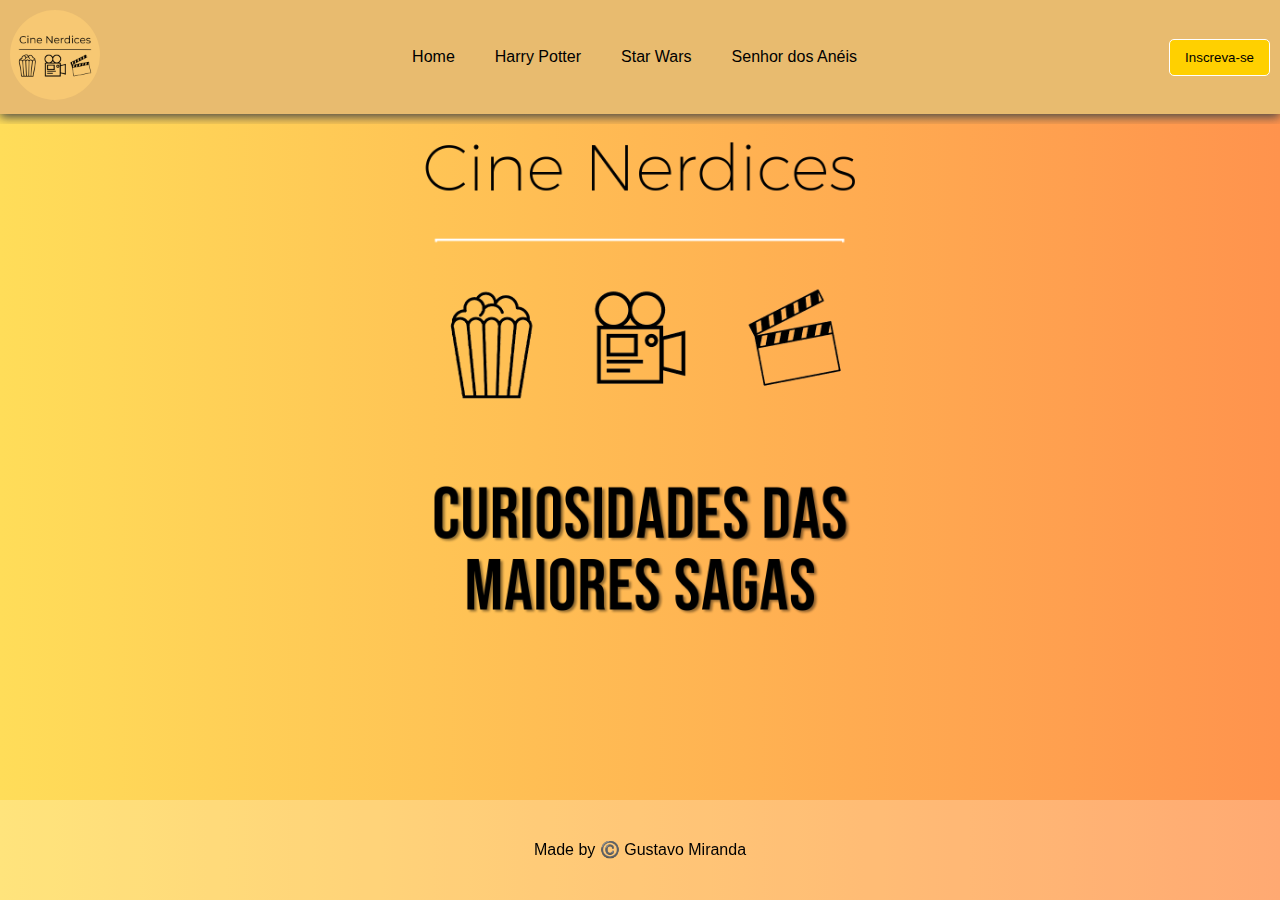
<file: index.html>
<!DOCTYPE html>
<html lang="pt-br">
<head>
    <meta charset="UTF-8">
    <meta name="viewport" content="width=device-width, initial-scale=1.0">
    <link rel="stylesheet" href="estilos/style.css">
    <title>Cine Nerdices</title>
</head>
<body>
    <header>
        <nav class="barra-nav">
            <div class="logo">
                <img src="imagens/Cine Nerdices-logo.png" alt="logo do site">
            </div>
            <div class="nav-menu">
                <ul>
                    <li><a class="nav-link" href="index.html">Home</a></li>
                    <li><a class="nav-link" href="pags2/HP.html">Harry Potter</a></li>
                    <li><a class="nav-link" href="pags2/SW.html">Star Wars</a></li>
                    <li><a class="nav-link" href="pags2/LOTR.html">Senhor dos Anéis</a></li>
                </ul>
            </div>
            <div class="sub-button">
                <button><a href="pags2/SUB.html">Inscreva-se</a></button>
            </div>
            <div class="menu-icone">
                <button onclick="MostraMenu()"><img class="icone" src="imagens/menu.png"></button>
            </div>
        </nav>
        <div id="menuResp">
            <ul>
                <li><a class="nav-link" href="index.html">Home</a></li>
                <li><a class="nav-link" href="pags2/HP.html">Harry Potter</a></li>
                <li><a class="nav-link" href="pags2/SW.html">Star Wars</a></li>
                <li><a class="nav-link" href="pags2/LOTR.html">Senhor dos Anéis</a><li>
                <li><a class="nav-link" href="pags2/SUB.html">Inscreva-se</a></li>
            </ul>
        </div>
    </header>


    <main>
        <div class="banner">
            <img src="imagens/banner-curiosidades.png" alt="Banner apresentação">
        </div>
        
    </main>

    
    <footer>
        <p>Made by ©️ Gustavo Miranda</p>
    </footer>
    

    <script>
        function MostraMenu() {
            if (menuResp.style.display=='block'){
                menuResp.style.display = 'none'
            } else {
                menuResp.style.display = 'block'
            }
        }
    </script>
</body>
</html>
</file>
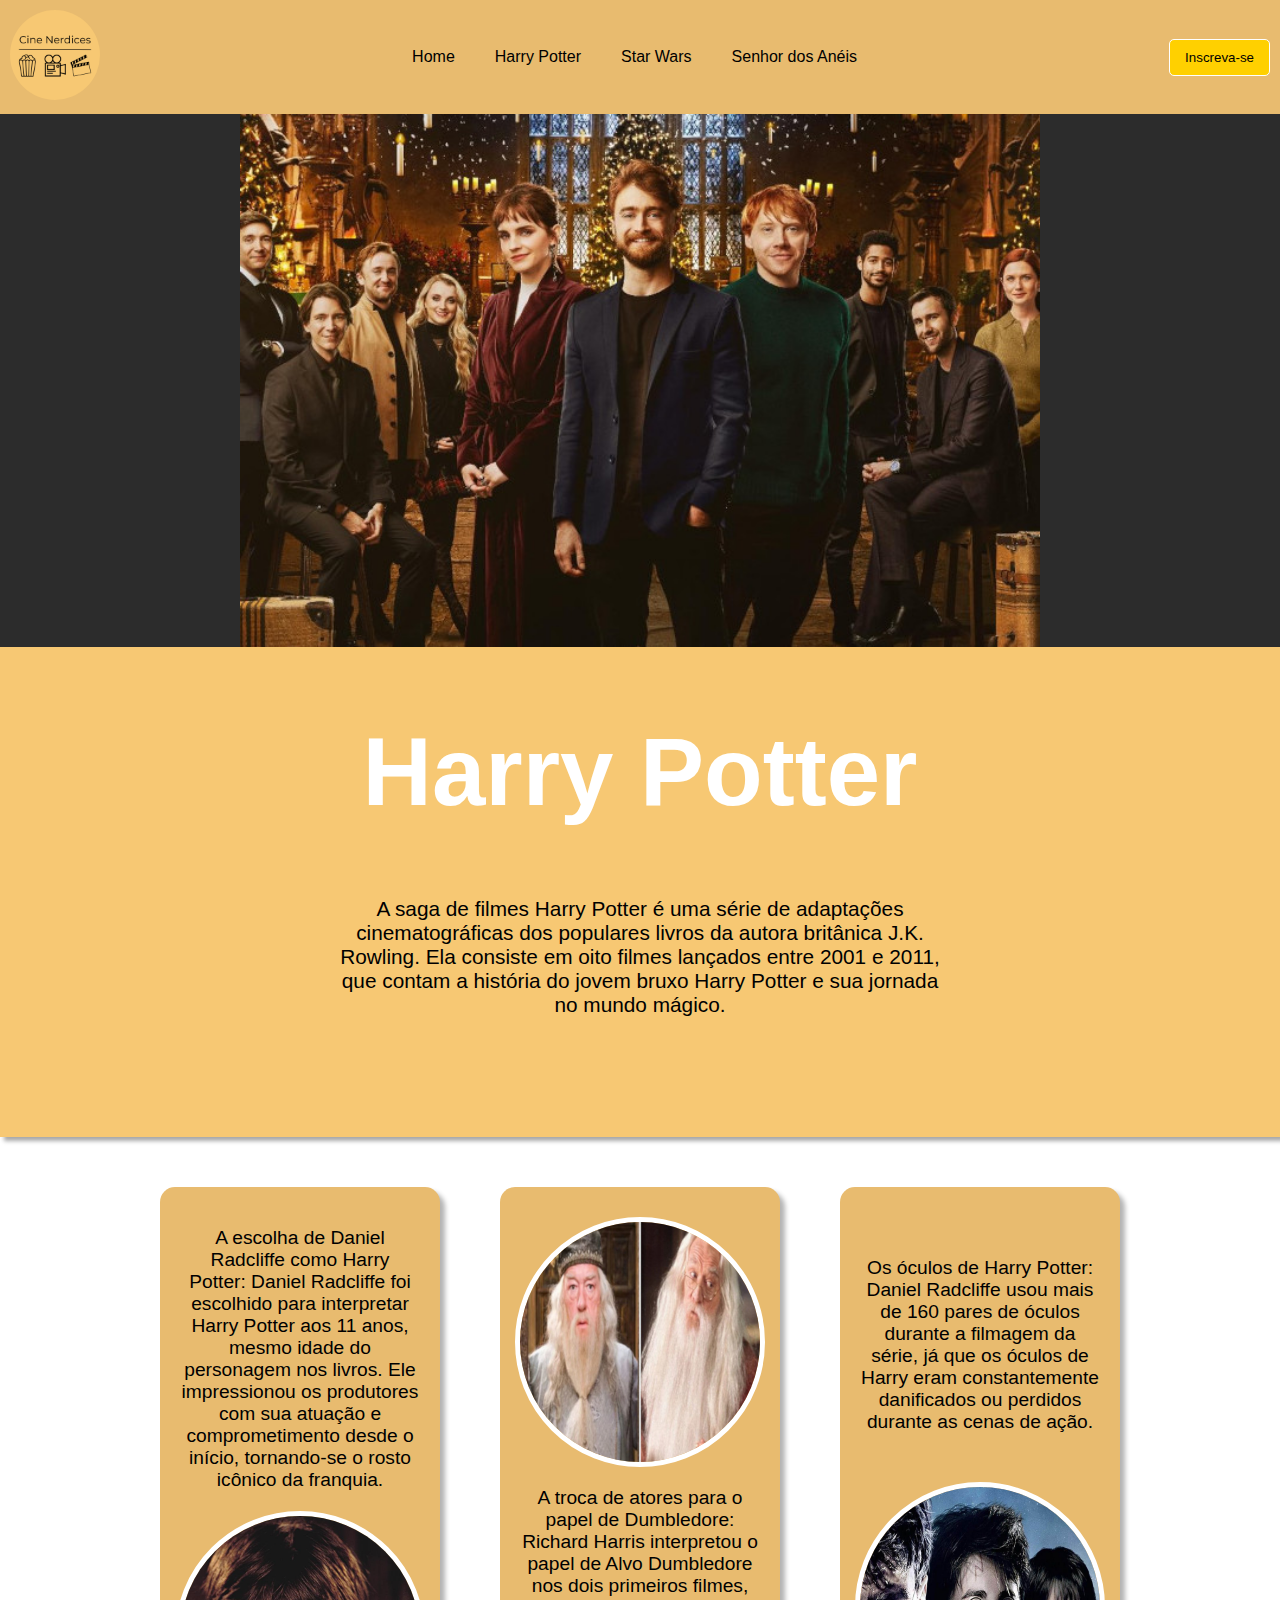
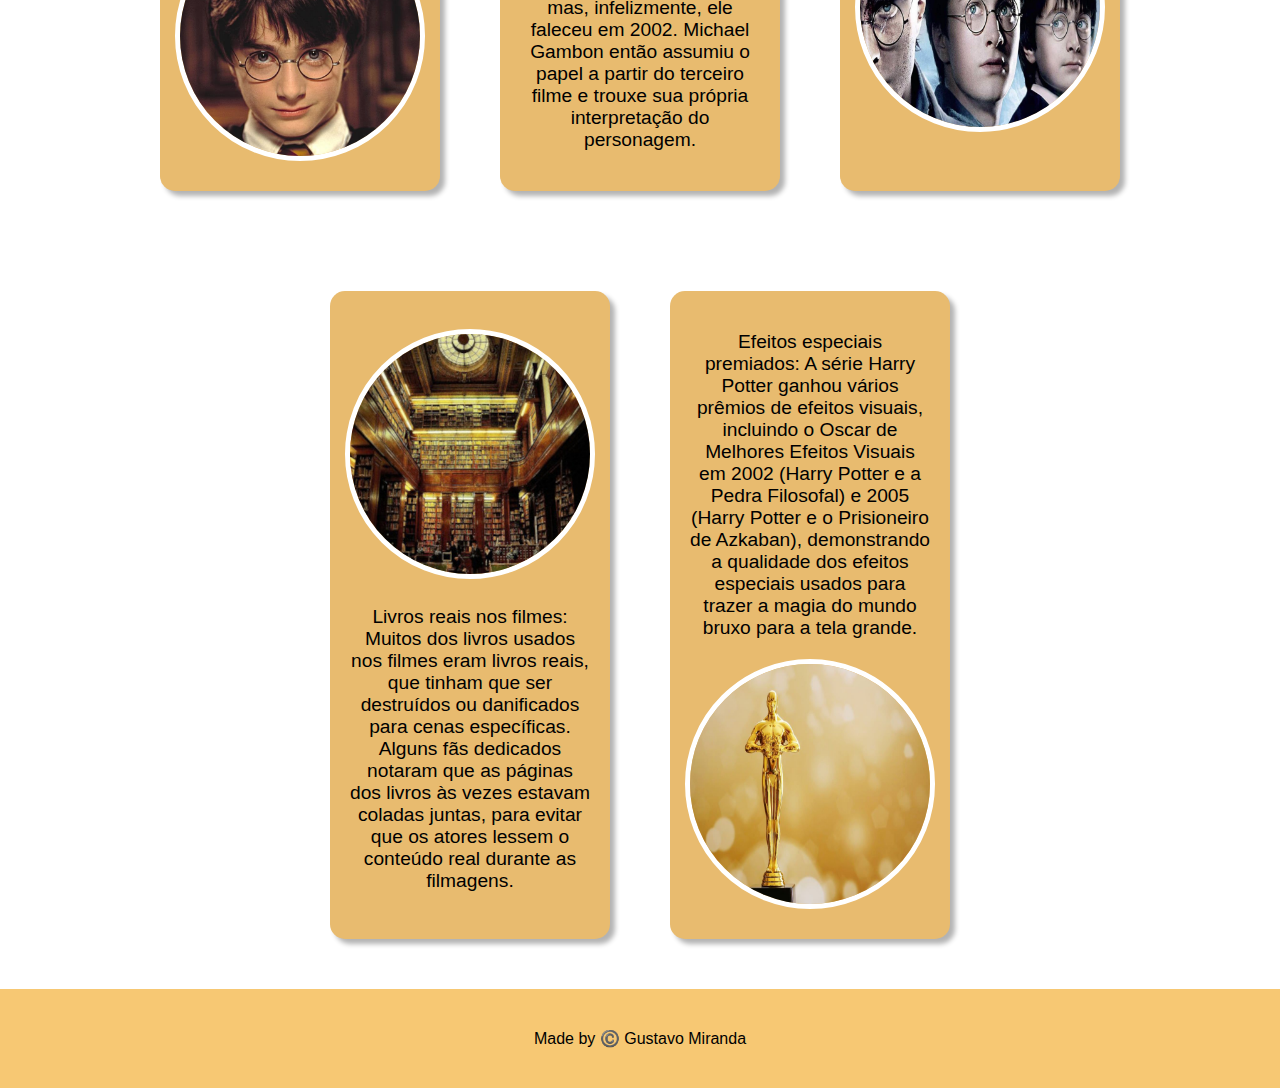
<file: pags2/HP.html>
<!DOCTYPE html>
<html lang="pt-br">
<head>
    <meta charset="UTF-8">
    <meta name="viewport" content="width=device-width, initial-scale=1.0">
    <link rel="stylesheet" href="../estilos/pags-style.css">
    <title>Cine Nerdices</title>
</head>
<body>
    <header>
        <nav class="barra-nav">
            <div class="logo">
                <img src="../imagens/Cine Nerdices-logo.png" alt="logo do site">
            </div>
            <div class="nav-menu">
                <ul>
                    <li><a class="nav-link" href="../index.html">Home</a></li>
                    <li><a class="nav-link" href="HP.html">Harry Potter</a></li>
                    <li><a class="nav-link" href="SW.html">Star Wars</a></li>
                    <li><a class="nav-link" href="LOTR.html">Senhor dos Anéis</a></li>
                </ul>
            </div>
            <div class="sub-button">
                <button><a href="SUB.html">Inscreva-se</a></button>
            </div>
            <div class="menu-icone">
                <button onclick="MostraMenu()"><img class="icone" src="../imagens/menu.png"></button>
            </div>
        </nav>
        <div id="menuResp">
            <ul>
                <li><a class="nav-link" href="../index.html">Home</a></li>
                <li><a class="nav-link" href="HP.html">Harry Potter</a></li>
                <li><a class="nav-link" href="SW.html">Star Wars</a></li>
                <li><a class="nav-link" href="LOTR.html">Senhor dos Anéis</a></li>
                <li><a class="nav-link" href="SUB.html">Inscreva-se</a></li>
            </ul>
        </div>
    </header>

    
    <main>
        <div class="banner">
            <img src="../imagens/harry-potter-banner.jpg">
        </div>
        <div class="apresentacao">
            <h1>Harry Potter</h1>
            <p>A saga de filmes Harry Potter é uma série de adaptações cinematográficas dos populares livros da autora britânica J.K. Rowling. Ela consiste em oito filmes lançados entre 2001 e 2011, que contam a história do jovem bruxo Harry Potter e sua jornada no mundo mágico.</p>
        </div>
        
        <div class="container">
            <div class="curio">
                <p>A escolha de Daniel Radcliffe como Harry Potter: Daniel Radcliffe foi escolhido para interpretar Harry Potter aos 11 anos, mesmo idade do personagem nos livros. Ele impressionou os produtores com sua atuação e comprometimento desde o início, tornando-se o rosto icônico da franquia.</p>
                <img src="../imagens/harry-potter.jpg">
            </div>
            
            <div class="curio">
                <img src="../imagens/dumbledores.jpg">
                <p>A troca de atores para o papel de Dumbledore: Richard Harris interpretou o papel de Alvo Dumbledore nos dois primeiros filmes, mas, infelizmente, ele faleceu em 2002. Michael Gambon então assumiu o papel a partir do terceiro filme e trouxe sua própria interpretação do personagem.</p>
            </div>
            
            <div class="curio">
                <p>Os óculos de Harry Potter: Daniel Radcliffe usou mais de 160 pares de óculos durante a filmagem da série, já que os óculos de Harry eram constantemente danificados ou perdidos durante as cenas de ação.</p>
                <img src="../imagens/óculos.jpg">
            </div>
            
            <div class="curio">
                <img src="../imagens/biblioteca-hogwarts.jpg">
                <p>Livros reais nos filmes: Muitos dos livros usados nos filmes eram livros reais, que tinham que ser destruídos ou danificados para cenas específicas. Alguns fãs dedicados notaram que as páginas dos livros às vezes estavam coladas juntas, para evitar que os atores lessem o conteúdo real durante as filmagens.</p>
            </div>
            
            <div class="curio">
                <p>Efeitos especiais premiados: A série Harry Potter ganhou vários prêmios de efeitos visuais, incluindo o Oscar de Melhores Efeitos Visuais em 2002 (Harry Potter e a Pedra Filosofal) e 2005 (Harry Potter e o Prisioneiro de Azkaban), demonstrando a qualidade dos efeitos especiais usados para trazer a magia do mundo bruxo para a tela grande.</p>
                <img src="../imagens/oscar.jpg">
            </div>
        </div>
    </main>


    <footer>
        <p>Made by ©️ Gustavo Miranda</p>
    </footer>


    <script>
        function MostraMenu() {
            if (menuResp.style.display=='block'){
                menuResp.style.display = 'none'
            } else {
                menuResp.style.display = 'block'
            }
        }
    </script>
</body>
</html>
</file>
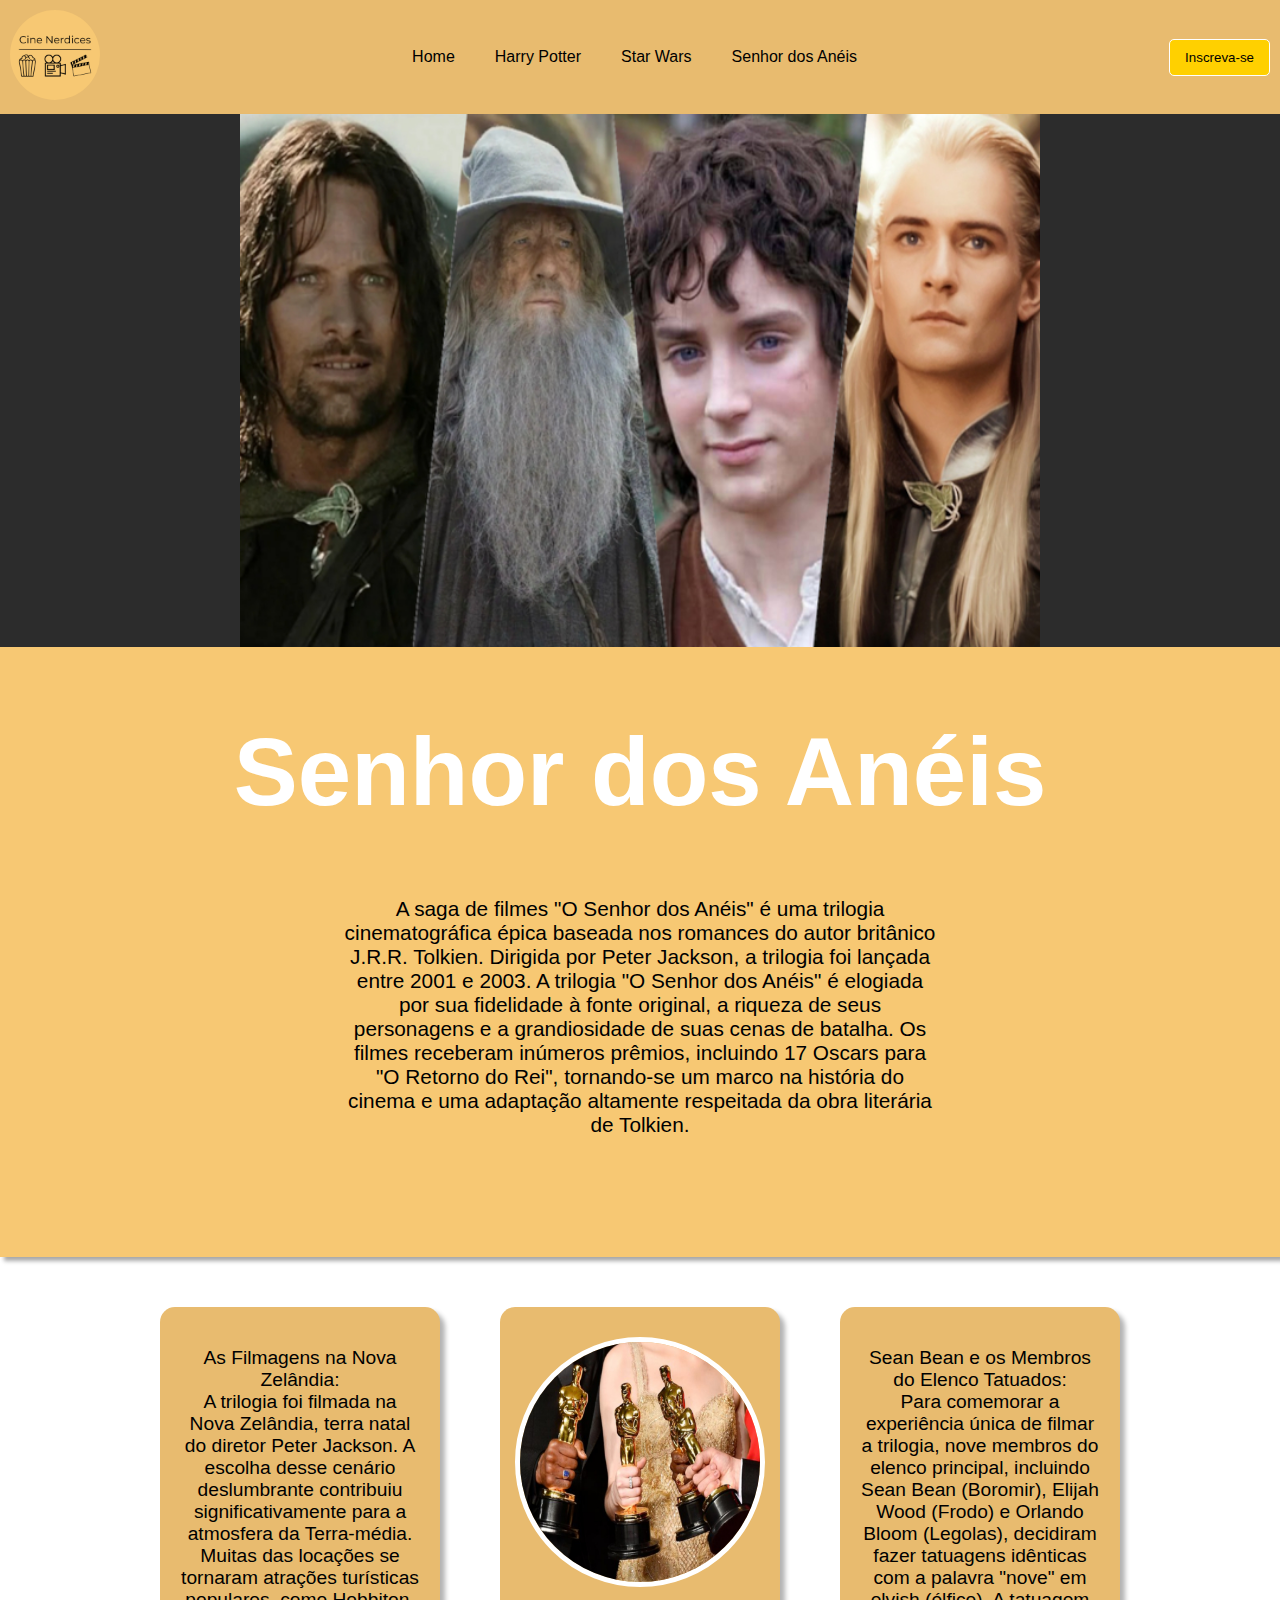
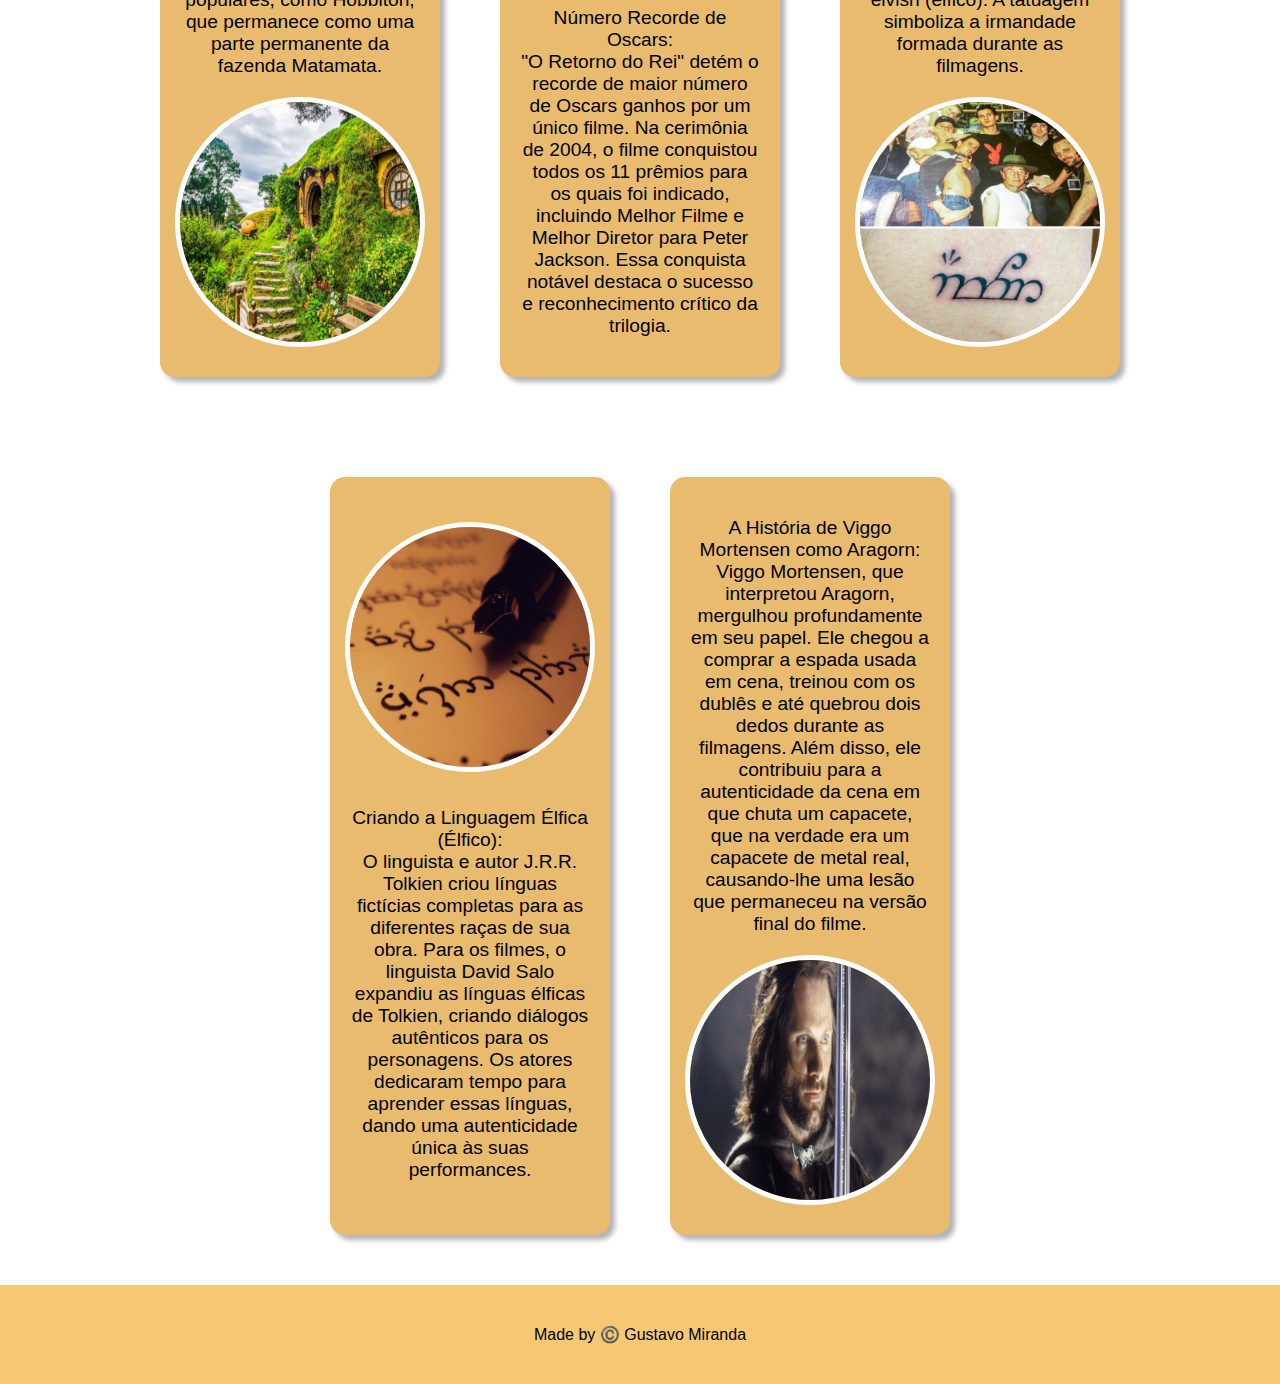
<file: pags2/LOTR.html>
<!DOCTYPE html>
<html lang="pt-br">
<head>
    <meta charset="UTF-8">
    <meta name="viewport" content="width=device-width, initial-scale=1.0">
    <link rel="stylesheet" href="../estilos/pags-style.css">
    <title>Cine Nerdices</title>
</head>
<body>


    <header>
        <nav class="barra-nav">
            <div class="logo">
                <img src="../imagens/Cine Nerdices-logo.png" alt="logo do site">
            </div>
            <div class="nav-menu">
                <ul>
                    <li><a class="nav-link" href="../index.html">Home</a></li>
                    <li><a class="nav-link" href="HP.html">Harry Potter</a></li>
                    <li><a class="nav-link" href="SW.html">Star Wars</a></li>
                    <li><a class="nav-link" href="LOTR.html">Senhor dos Anéis</a></li>
                </ul>
            </div>
            <div class="sub-button">
                <button><a href="SUB.html">Inscreva-se</a></button>
            </div>
            <div class="menu-icone">
                <button onclick="MostraMenu()"><img class="icone" src="../imagens/menu.png"></button>
            </div>
        </nav>
        <div id="menuResp">
            <ul>
                <li><a class="nav-link" href="../index.html">Home</a></li>
                <li><a class="nav-link" href="HP.html">Harry Potter</a></li>
                <li><a class="nav-link" href="SW.html">Star Wars</a></li>
                <li><a class="nav-link" href="LOTR.html">Senhor dos Anéis</a></li>
                <li><a class="nav-link" href="SUB.html">Inscreva-se</a></li>
            </ul>
        </div>
    </header>



    <main>
        <div class="banner">
            <img src="../imagens/LOTR-banner.jpg">
        </div>
        <div class="apresentacao">
            <h1>Senhor dos Anéis</h1>
            <p>A saga de filmes "O Senhor dos Anéis" é uma trilogia cinematográfica épica baseada nos romances do autor britânico J.R.R. Tolkien. Dirigida por Peter Jackson, a trilogia foi lançada entre 2001 e 2003. A trilogia "O Senhor dos Anéis" é elogiada por sua fidelidade à fonte original, a riqueza de seus personagens e a grandiosidade de suas cenas de batalha. Os filmes receberam inúmeros prêmios, incluindo 17 Oscars para "O Retorno do Rei", tornando-se um marco na história do cinema e uma adaptação altamente respeitada da obra literária de Tolkien.</p>
        </div>
        
        <div class="container">
            <div class="curio">
                <p>As Filmagens na Nova Zelândia:<br>
                    A trilogia foi filmada na Nova Zelândia, terra natal do diretor Peter Jackson. A escolha desse cenário deslumbrante contribuiu significativamente para a atmosfera da Terra-média. Muitas das locações se tornaram atrações turísticas populares, como Hobbiton, que permanece como uma parte permanente da fazenda Matamata.</p>
                <img src="../imagens/hobbit-casa.jpg">
            </div>
            
            <div class="curio">
                <img src="../imagens/oscares.jpg">
                <p>Número Recorde de Oscars:<br>
                    "O Retorno do Rei" detém o recorde de maior número de Oscars ganhos por um único filme. Na cerimônia de 2004, o filme conquistou todos os 11 prêmios para os quais foi indicado, incluindo Melhor Filme e Melhor Diretor para Peter Jackson. Essa conquista notável destaca o sucesso e reconhecimento crítico da trilogia.</p>
            </div>
            
            <div class="curio">
                <p>Sean Bean e os Membros do Elenco Tatuados:<br>
                    Para comemorar a experiência única de filmar a trilogia, nove membros do elenco principal, incluindo Sean Bean (Boromir), Elijah Wood (Frodo) e Orlando Bloom (Legolas), decidiram fazer tatuagens idênticas com a palavra "nove" em elvish (élfico). A tatuagem simboliza a irmandade formada durante as filmagens.</p>
                <img src="../imagens/tatuagemLOTR.jpg">
            </div>
            
            <div class="curio">
                <img src="../imagens/escrita-elfica.jpg">
                <p>Criando a Linguagem Élfica (Élfico):<br>
                    O linguista e autor J.R.R. Tolkien criou línguas fictícias completas para as diferentes raças de sua obra. Para os filmes, o linguista David Salo expandiu as línguas élficas de Tolkien, criando diálogos autênticos para os personagens. Os atores dedicaram tempo para aprender essas línguas, dando uma autenticidade única às suas performances.</p>
            </div>
            
            <div class="curio">
                <p>A História de Viggo Mortensen como Aragorn:<br>
                    Viggo Mortensen, que interpretou Aragorn, mergulhou profundamente em seu papel. Ele chegou a comprar a espada usada em cena, treinou com os dublês e até quebrou dois dedos durante as filmagens. Além disso, ele contribuiu para a autenticidade da cena em que chuta um capacete, que na verdade era um capacete de metal real, causando-lhe uma lesão que permaneceu na versão final do filme.</p>
                <img src="../imagens/aragorn.jpg">
            </div>
        </div>
    </main>


    <footer>
        <p>Made by ©️ Gustavo Miranda</p>
    </footer>


    <script>
        function MostraMenu() {
            if (menuResp.style.display=='block'){
                menuResp.style.display = 'none'
            } else {
                menuResp.style.display = 'block'
            }
        }
    </script>
</body>
</html>
</file>
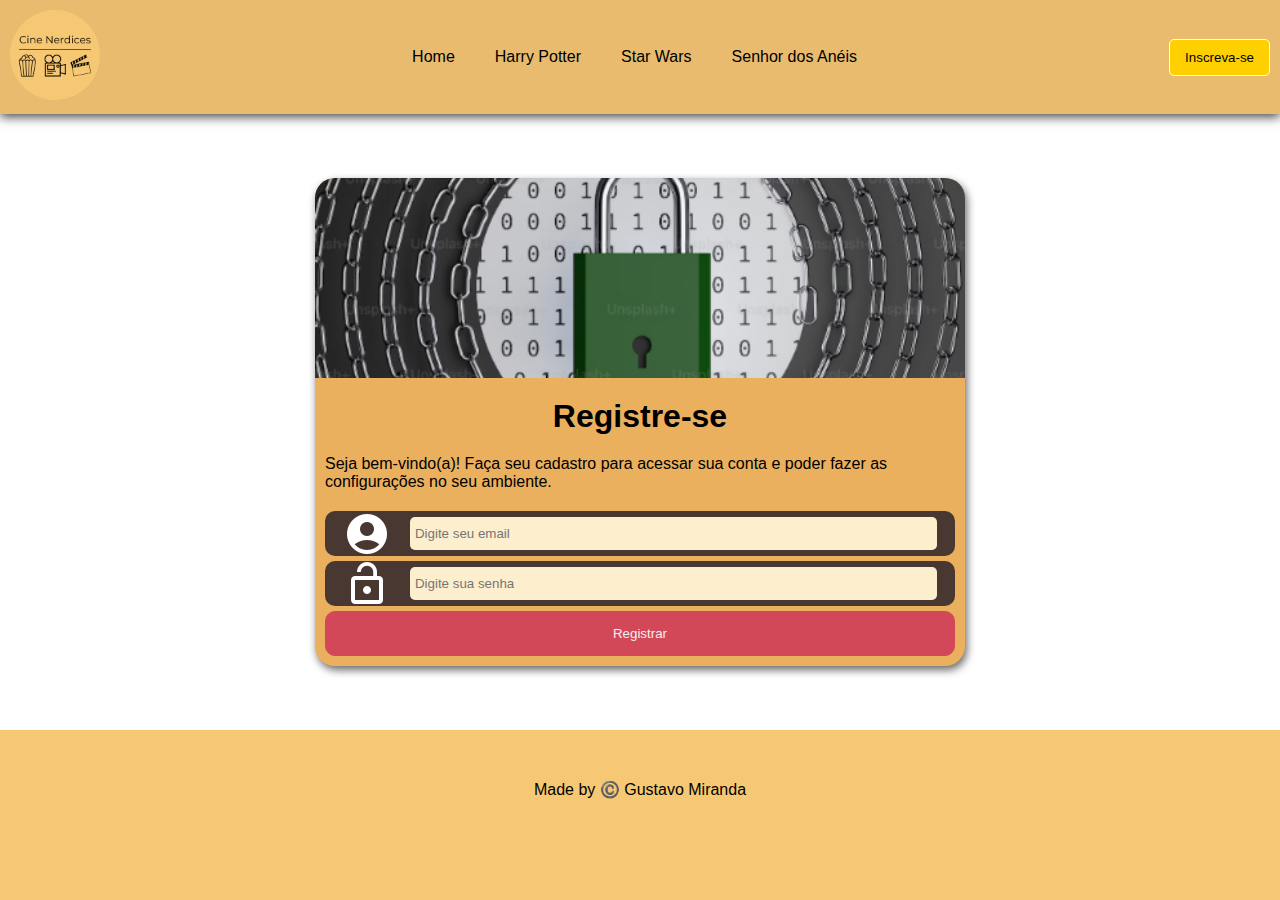
<file: pags2/SUB.html>
<!DOCTYPE html>
<html lang="pt-br">
<head>
    <meta charset="UTF-8">
    <meta name="viewport" content="width=device-width, initial-scale=1.0">
    <link rel="stylesheet" href="../estilos/sub-style.css">
    <title>Cine Nerdices</title>
</head>
<body>

    <header>
        <nav class="barra-nav">
            <div class="logo">
                <img src="../imagens/Cine Nerdices-logo.png" alt="logo do site">
            </div>
            <div class="nav-menu">
                <ul>
                    <li><a class="nav-link" href="../index.html">Home</a></li>
                    <li><a class="nav-link" href="HP.html">Harry Potter</a></li>
                    <li><a class="nav-link" href="SW.html">Star Wars</a></li>
                    <li><a class="nav-link" href="LOTR.html">Senhor dos Anéis</a></li>
                </ul>
            </div>
            <div class="sub-button">
                <button><a href="SUB.html">Inscreva-se</a></button>
            </div>
            <div class="menu-icone">
                <button onclick="MostraMenu()"><img class="icone" src="../imagens/menu.png"></button>
            </div>
        </nav>
        <div id="menuResp">
            <ul>
                <li><a class="nav-link" href="../index.html">Home</a></li>
                <li><a class="nav-link" href="HP.html">Harry Potter</a></li>
                <li><a class="nav-link" href="SW.html">Star Wars</a></li>
                <li><a class="nav-link" href="LOTR.html">Senhor dos Anéis</a></li>
                <li><a class="nav-link" href="SUB.html">Inscreva-se</a></li>
            </ul>
        </div>
    </header>


    <main>
        <div id="container">
            <div id="imagem">
    
            </div>
            <div id="formulario">
                <h1>Registre-se</h1>
                <p>Seja bem-vindo(a)! Faça seu cadastro para acessar sua conta e poder fazer as configurações no seu ambiente.</p>
                <span>
                    <form action="../php/cadastrar.php" method="post">
                        <label for="iemail">
                            <div class="dvtxt">
                                <img src="../imagens/baseline_account_circle_white_24dp.png">
                                <input type="email" name="email" id="iemail" required placeholder="Digite seu email">
                            </div>
                        </label>
                        <label for="isen">
                            <div class="dvtxt">
                                <img src="../imagens/baseline_lock_open_white_24dp.png">
                                <input type="password" name="sen" id="isen" required placeholder="Digite sua senha" minlength="8">
                            </div>
                        </label>
                            <input class="dvsbmt" type="submit" value="Registrar">
                    </form>
                </span>
            </div>
        </div>
    </main>


    <footer>
        <p>Made by ©️ Gustavo Miranda</p>
    </footer>


    <script>
        function MostraMenu() {
            if (menuResp.style.display=='block'){
                menuResp.style.display = 'none'
            } else {
                menuResp.style.display = 'block'
            }
        }
    </script>
</body>
</html>
</file>
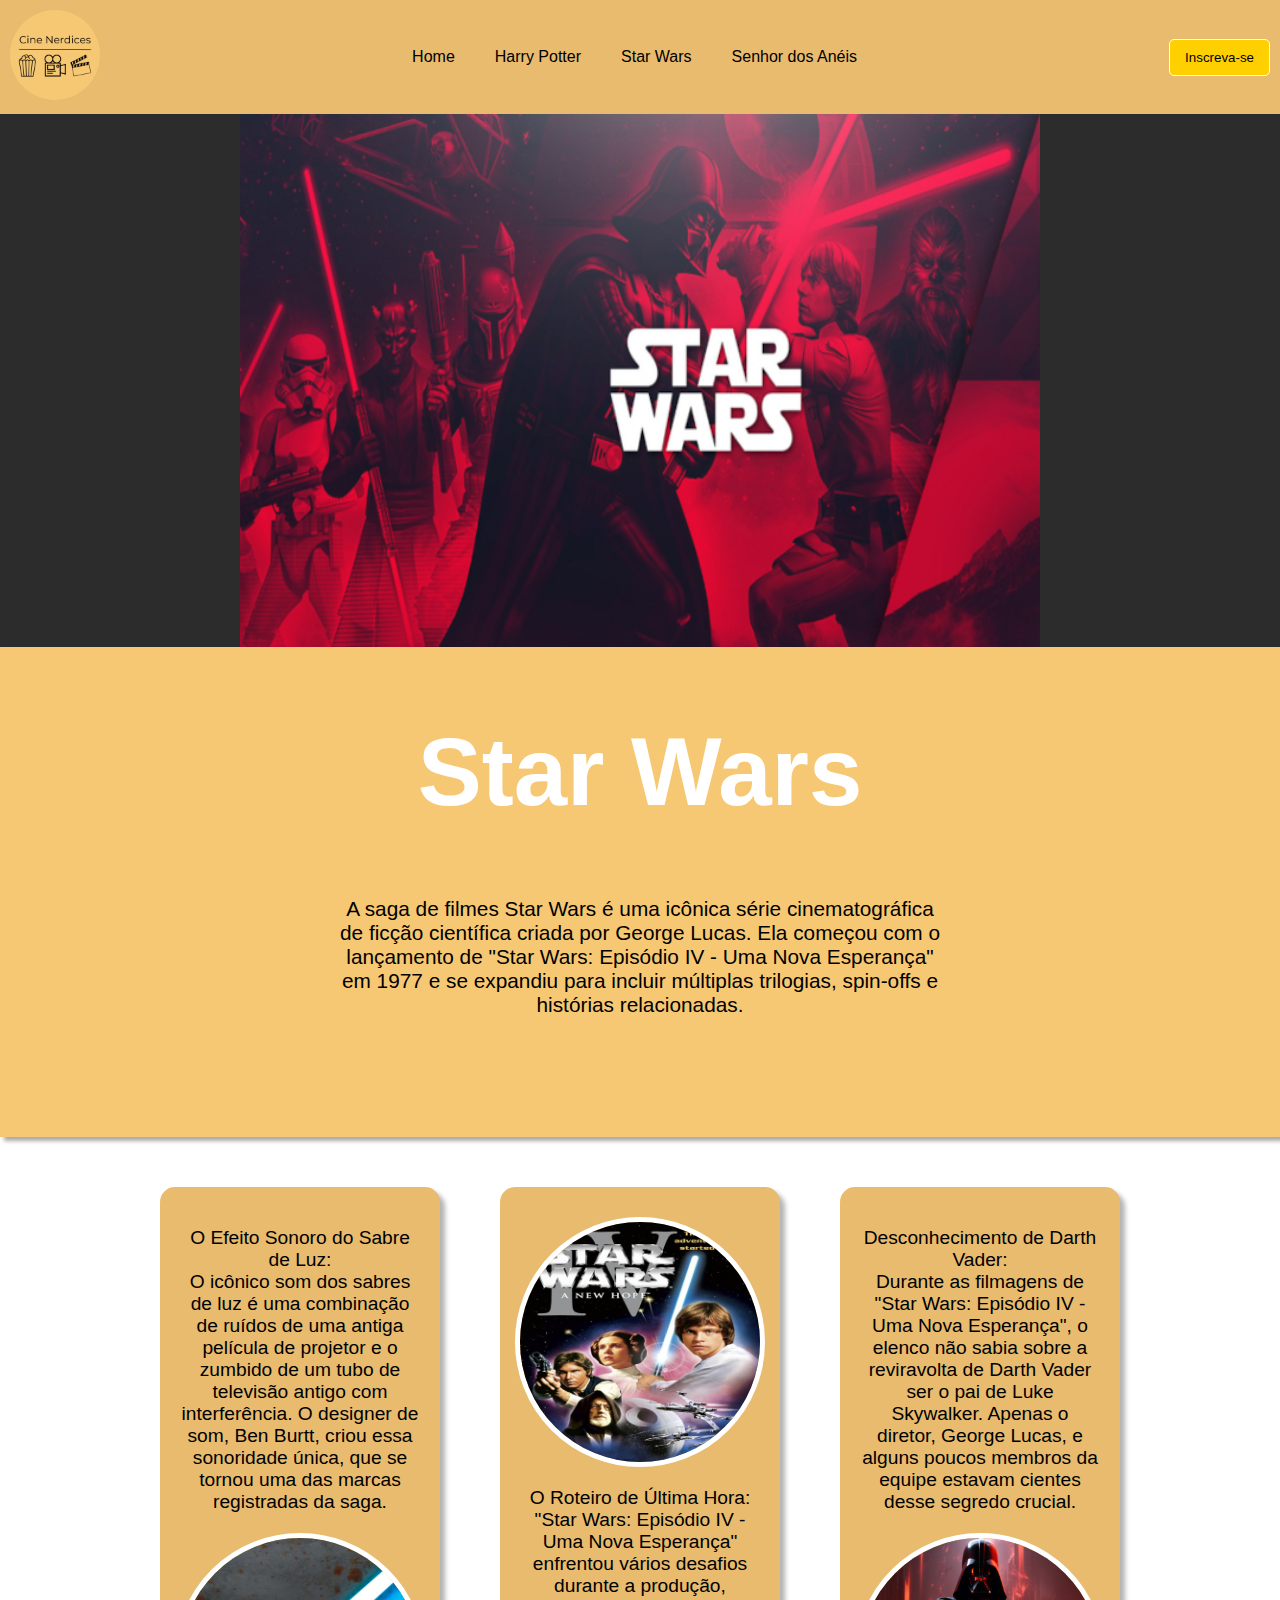
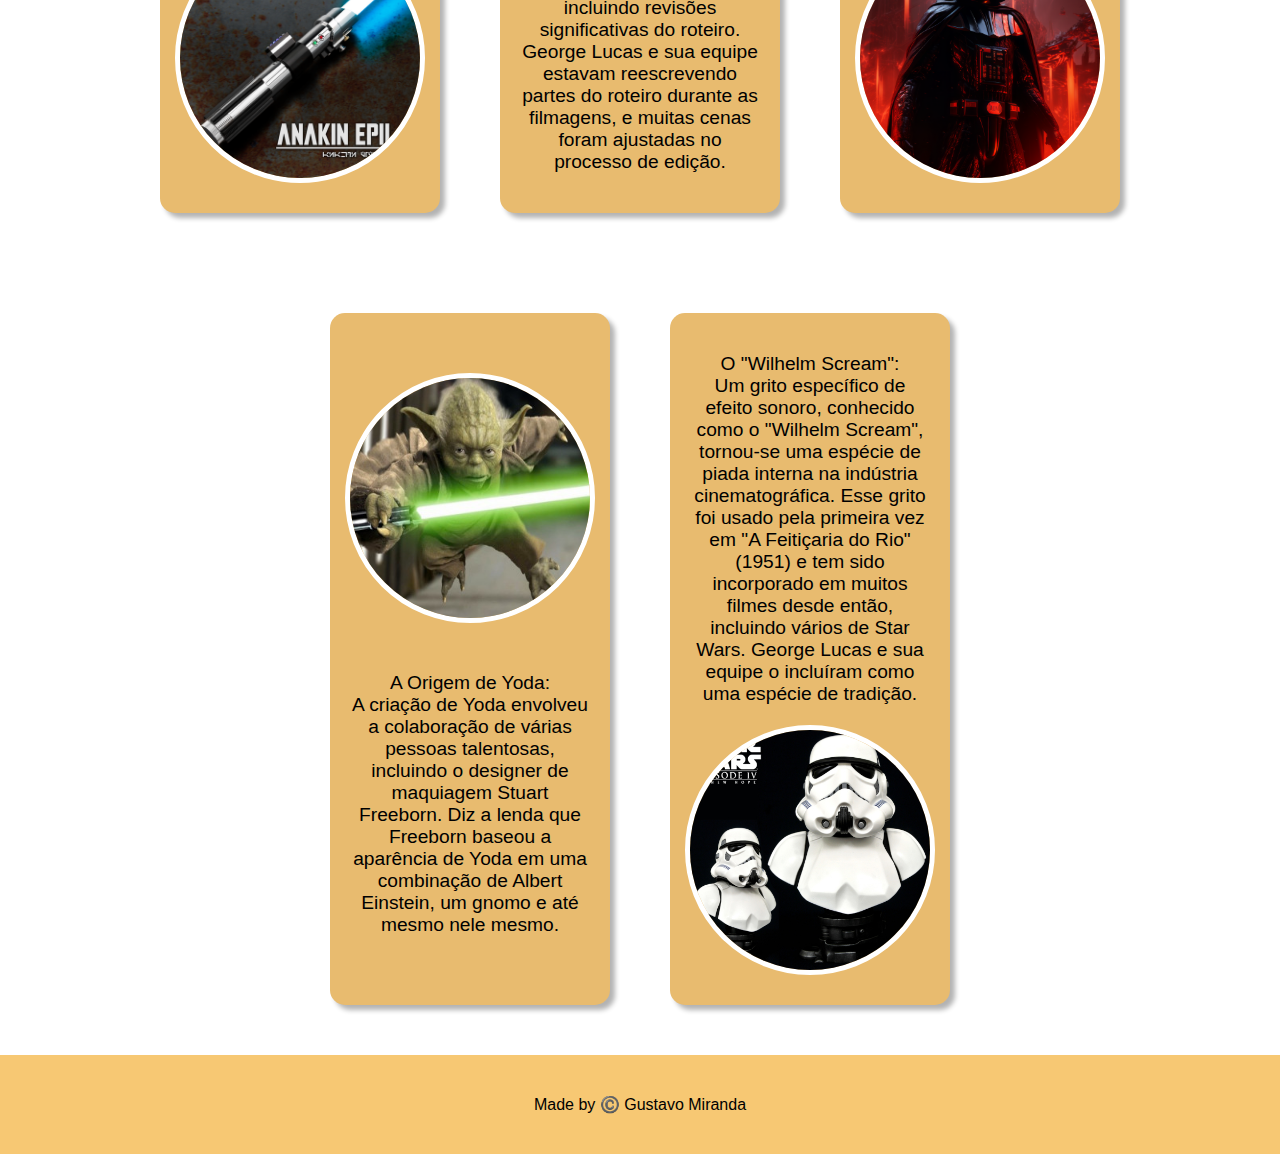
<file: pags2/SW.html>
<!DOCTYPE html>
<html lang="pt-br">
<head>
    <meta charset="UTF-8">
    <meta name="viewport" content="width=device-width, initial-scale=1.0">
    <link rel="stylesheet" href="../estilos/pags-style.css">
    <title>Cine Nerdices</title>
</head>
<body>


    <header>
        <nav class="barra-nav">
            <div class="logo">
                <img src="../imagens/Cine Nerdices-logo.png" alt="logo do site">
            </div>
            <div class="nav-menu">
                <ul>
                    <li><a class="nav-link" href="../index.html">Home</a></li>
                    <li><a class="nav-link" href="HP.html">Harry Potter</a></li>
                    <li><a class="nav-link" href="SW.html">Star Wars</a></li>
                    <li><a class="nav-link" href="LOTR.html">Senhor dos Anéis</a></li>
                </ul>
            </div>
            <div class="sub-button">
                <button><a href="SUB.html">Inscreva-se</a></button>
            </div>
            <div class="menu-icone">
                <button onclick="MostraMenu()"><img class="icone" src="../imagens/menu.png"></button>
            </div>
        </nav>
        <div id="menuResp">
            <ul>
                <li><a class="nav-link" href="../index.html">Home</a></li>
                <li><a class="nav-link" href="HP.html">Harry Potter</a></li>
                <li><a class="nav-link" href="SW.html">Star Wars</a></li>
                <li><a class="nav-link" href="LOTR.html">Senhor dos Anéis</a></li>
                <li><a class="nav-link" href="SUB.html">Inscreva-se</a></li>
            </ul>
        </div>
    </header>


    <main>
        <div class="banner">
            <img src="../imagens/star-wars-banner.jpg">
        </div>
        <div class="apresentacao">
            <h1>Star Wars</h1>
            <p>A saga de filmes Star Wars é uma icônica série cinematográfica de ficção científica criada por George Lucas. Ela começou com o lançamento de "Star Wars: Episódio IV - Uma Nova Esperança" em 1977 e se expandiu para incluir múltiplas trilogias, spin-offs e histórias relacionadas.</p>
        </div>
        
        <div class="container">
            <div class="curio">
                <p>O Efeito Sonoro do Sabre de Luz:<br>
                    O icônico som dos sabres de luz é uma combinação de ruídos de uma antiga película de projetor e o zumbido de um tubo de televisão antigo com interferência. O designer de som, Ben Burtt, criou essa sonoridade única, que se tornou uma das marcas registradas da saga.</p>
                <img src="../imagens/sabre-de-luz.png">
            </div>
            
            <div class="curio">
                <img src="../imagens/star-wars-ep-4.jpg">
                <p>O Roteiro de Última Hora:<br>
                    "Star Wars: Episódio IV - Uma Nova Esperança" enfrentou vários desafios durante a produção, incluindo revisões significativas do roteiro. George Lucas e sua equipe estavam reescrevendo partes do roteiro durante as filmagens, e muitas cenas foram ajustadas no processo de edição.</p>
            </div>
            
            <div class="curio">
                <p>Desconhecimento de Darth Vader:<br>
                    Durante as filmagens de "Star Wars: Episódio IV - Uma Nova Esperança", o elenco não sabia sobre a reviravolta de Darth Vader ser o pai de Luke Skywalker. Apenas o diretor, George Lucas, e alguns poucos membros da equipe estavam cientes desse segredo crucial.</p>
                <img src="../imagens/darth-vader.png">
            </div>
            
            <div class="curio">
                <img src="../imagens/yoda.jpg">
                <p>A Origem de Yoda:<br>
                    A criação de Yoda envolveu a colaboração de várias pessoas talentosas, incluindo o designer de maquiagem Stuart Freeborn. Diz a lenda que Freeborn baseou a aparência de Yoda em uma combinação de Albert Einstein, um gnomo e até mesmo nele mesmo.</p>
            </div>
            
            <div class="curio">
                <p>O "Wilhelm Scream":<br>
                    Um grito específico de efeito sonoro, conhecido como o "Wilhelm Scream", tornou-se uma espécie de piada interna na indústria cinematográfica. Esse grito foi usado pela primeira vez em "A Feitiçaria do Rio" (1951) e tem sido incorporado em muitos filmes desde então, incluindo vários de Star Wars. George Lucas e sua equipe o incluíram como uma espécie de tradição.</p>
                <img src="../imagens/stormtrooper.jpg">
            </div>
        </div>
    </main>


    <footer>
        <p>Made by ©️ Gustavo Miranda</p>
    </footer>


    <script>
        function MostraMenu() {
            if (menuResp.style.display=='block'){
                menuResp.style.display = 'none'
            } else {
                menuResp.style.display = 'block'
            }
        }
    </script>
</body>
</html>
</file>
<file: estilos/style.css>
@charset "UTF-8";

* {
    padding: 0px;
    margin: 0px;
    font-family: 'Franklin Gothic Medium', 'Arial Narrow', Arial, sans-serif;
}

body{
    background: linear-gradient(to right, #FFDD59, #FF934D);
}
/*----------------------------Menu - Cabeçalho---------------------------------*/
header{
    background-color: rgb(232, 187, 111);
    box-shadow: 0px 3px 10px #464646;
    margin-bottom: 10px;
}

.logo > img{
    width: 90px;
    border-radius: 50%;
}

.barra-nav{
    display: flex;
    align-items: center;
    justify-content: space-between;
    padding: 10px;
}

.nav-menu > ul{
    display: flex;
    align-items: center;
    list-style-type: none;
}

.nav-menu > ul > li{
    margin: 0 10px;
}

.nav-link{
    text-decoration: none;
    color: black;
    padding: 10px;
    border-radius: 5px;
}

.nav-link:hover{
    background-color: rgba(0, 0, 0, 0.13);
}

.sub-button button{
    border: 1px solid white;
    background-color: rgb(255, 208, 0);
    padding: 10px 15px;
    border-radius: 5px;
}

.sub-button button:hover{
    background-color:rgb(160, 157, 6) ;
}

.sub-button button a{
    text-decoration: none;
    color: black;
    font-weight: 500;
}

.menu-icone{
    display: none;
}

#menuResp{
    display:none;
    text-align: center;
}

/*---------------------------------Menu para mobile-----------------------------*/
@media screen and (max-width: 730px){
    .barra-nav{
        padding: 10px;
    }

    .nav-menu{
        display:none;
    }

    .sub-button{
        display: none;
    }

    .menu-icone{
        display: block;
    }

    .menu-icone > button{
        background-color: transparent;
        border: none;
        cursor: pointer;
    }

    #menuResp ul{
        display: flex;
        flex-direction: column;
        text-align: center;
        padding-bottom: 5px;
    }

    #menuResp > ul > li{
        display: block;
        padding-top: 5px;
    }

}

/*-----------------------------principal do site---------------------------------*/
main{
    background: linear-gradient(to right, yellow, orange);
}

.banner {
    width: 100%;
    display: flex;
    justify-content: center;
    background: linear-gradient(to right, #FFDD59, #FF934D);
}

.banner > img {
    max-height: 500px;
    height: auto;
    margin-top: 10px;
}


/*-----------------------------------Footer----------------------------------------*/
footer{
    background-color: rgba(255, 255, 255, 0.212);
    text-align: center;
    height: 100px;
    width: 100%;
    bottom: 0;
    position: fixed;
}
footer > p{
    margin-top: 40px;
}
</file>
<file: estilos/pags-style.css>
@charset "UTF-8";

* {
    padding: 0px;
    margin: 0px;
    font-family: 'Franklin Gothic Medium', 'Arial Narrow', Arial, sans-serif;
}

body{
    background-color: white;
}


/*----------------------------Menu - Cabeçalho---------------------------------*/


header{
    background-color: rgb(232, 187, 111);
    box-shadow: 0px 3px 10px #464646;
    
}

.logo > img{
    width: 90px;
    border-radius: 50%;
}

.barra-nav{
    display: flex;
    align-items: center;
    justify-content: space-between;
    padding: 10px;
}

.nav-menu > ul{
    display: flex;
    align-items: center;
    list-style-type: none;
}

.nav-menu > ul > li{
    margin: 0 10px;
}

.nav-link{
    text-decoration: none;
    color: black;
    padding: 10px;
    border-radius: 5px;
}

.nav-link:hover{
    background-color: rgba(0, 0, 0, 0.13);
}

.sub-button button{
    border: 1px solid white;
    background-color: rgb(255, 208, 0);
    padding: 10px 15px;
    border-radius: 5px;
}

.sub-button button:hover{
    background-color:rgb(160, 157, 6) ;
}

.sub-button button a{
    text-decoration: none;
    color: black;
    font-weight: 500;
}

.menu-icone{
    display: none;
}

#menuResp{
    display:none;
    text-align: center;
}


/*---------------------------------Menu para mobile-----------------------------*/


@media screen and (max-width: 730px){
    .barra-nav{
        padding: 10px;
    }

    .nav-menu{
        display:none;
    }

    .sub-button{
        display: none;
    }

    .menu-icone{
        display: block;
    }

    .menu-icone > button{
        background-color: transparent;
        border: none;
        cursor: pointer;
    }

    #menuResp ul{
        display: flex;
        flex-direction: column;
        text-align: center;
        padding-bottom: 5px;
    }

    #menuResp > ul > li{
        display: block;
        padding-top: 5px;
    }

    #menuResp > .sub-button{
        width: 100%;
    }

}


/*-------------------------------------Banner------------------------------------*/


.banner{
    width: 100%;
    display: flex;
    justify-content: center;
    background-color: #2c2c2c;
    box-shadow: 4px 4px 4px rgba(0, 0, 0, 0.342);
}

.banner > img{
    width: 100%;
    max-width: 800px;
}


/*----------------------------------Div apresentcao------------------------------*/


.apresentacao{
    text-align: center;
    min-height: 350px;
    padding: 50px;
    background-color: #F7C873;
    box-shadow: 4px 4px 4px rgba(0, 0, 0, 0.342);
}

.apresentacao > h1{
    color: white;
    font-size:6em;
    margin: 20px auto;
}

.apresentacao > p{
    width: 100%;
    max-width: 600px;
    text-align: center;
    margin: 70px auto;
    font-size: 1.3em;
}


/*--------------------------------------cards------------------------------------*/


.container{
    display: flex;
    flex-wrap: wrap;
    justify-content: center;
    width: 100%;
}

.curio{
    display: flex;
    flex-direction: column;
    gap: 10px;
    margin: 50px 30px 50px 30px;
    padding: 30px;
    justify-content: space-evenly;
    align-items: center;
    background-color: #E8BB6F;
    width: 220px;
    border-radius: 15px;
    box-shadow: 5px 5px 5px rgba(0, 0, 0, 0.301);
}

.curio > img{
    width: 240px;
    border-radius: 50%;
    border: 5px solid white;
}
.curio > p {
    width: 240px;
    text-align: center;
    font-size: 1.2em;
    padding: 10px;
    
}


/*-----------------------------------Footer----------------------------------------*/


footer{
    background-color: #F7C873;
    text-align: center;
    max-height: 100px;
    display: flex;
    flex-direction: column;
    align-items: center;
    padding: 40px;
}
</file>
<file: estilos/sub-style.css>
@charset "UTF-8";

* {
    padding: 0px;
    margin: 0px;
    font-family: 'Franklin Gothic Medium', 'Arial Narrow', Arial, sans-serif;
}

body{
    background-color: white;
}


/*----------------------------Menu - Cabeçalho---------------------------------*/


header{
    background-color: rgb(232, 187, 111);
    box-shadow: 0px 3px 10px #464646;
    
}

.logo > img{
    width: 90px;
    border-radius: 50%;
}

.barra-nav{
    display: flex;
    align-items: center;
    justify-content: space-between;
    padding: 10px;
}

.nav-menu > ul{
    display: flex;
    align-items: center;
    list-style-type: none;
}

.nav-menu > ul > li{
    margin: 0 10px;
}

.nav-link{
    text-decoration: none;
    color: black;
    padding: 10px;
    border-radius: 5px;
}

.nav-link:hover{
    background-color: rgba(0, 0, 0, 0.13);
}

.sub-button button{
    border: 1px solid white;
    background-color: rgb(255, 208, 0);
    padding: 10px 15px;
    border-radius: 5px;
}

.sub-button button:hover{
    background-color:rgb(160, 157, 6) ;
}

.sub-button button a{
    text-decoration: none;
    color: black;
    font-weight: 500;
}

.menu-icone{
    display: none;
}

#menuResp{
    display:none;
    text-align: center;
}


/*---------------------------------Menu para mobile-----------------------------*/


@media screen and (max-width: 730px){
    .barra-nav{
        padding: 10px;
    }

    .nav-menu{
        display:none;
    }

    .sub-button{
        display: none;
    }

    .menu-icone{
        display: block;
    }

    .menu-icone > button{
        background-color: transparent;
        border: none;
        cursor: pointer;
    }

    #menuResp ul{
        display: flex;
        flex-direction: column;
        text-align: center;
        padding-bottom: 5px;
    }

    #menuResp > ul > li{
        display: block;
        padding-top: 5px;
    }

    #menuResp > .sub-button{
        width: 100%;
    }

}


/*-----------------------------Parte Principal----------------------------------*/

main {
    width: 100%;
    margin: 5% auto;
}

#container {
    background-color: #EAB05E;
    height: 80%;
    width: 60%;
    max-width: 650px;
    border-radius: 20px;
    box-shadow: 2px 4px 9px rgba(0, 0, 0, 0.596);
    margin: auto;
}
/*------------------------------imagem formulário--------------------------------*/
#imagem {
    background: url(../imagens/cadeado.png);
    background-size: cover;
    background-position: center center;
    width: 100%;
    height: 200px;
    border-radius: 20px 20px 0px 0px;
}
/*------------------------------formulário--------------------------------*/
#formulario {
    width: 100%;
    border-radius: 0px 0px 20px 20px;
}

h1{
    text-align: center;
    padding: 10px;
    margin-top: 10px;
}

p{
    padding: 10px;
}

form{
    display: flex;
    flex-direction: column;
    gap: 5px;
    padding: 10px;
}

label > img{
    width: 35px;
    padding: 2px;
}

input{
    border: none;
}

.dvtxt{
    display: flex;
    align-items: center;
    justify-content: space-evenly;
    background-color: #493831;
    height: 45px;
    width: 100%;
    border-radius: 10px;
}

#iemail,#isen{
    width: 82%;
    height: 50%;
    padding: 5px;
    border-radius: 5px;
    background-color: #FDEECD;
}

#iemail:focus{
    background-color: white;
}

#isen:focus{
    background-color: white;
}

.dvsbmt{
    width: 100%;
    height: 45px;
    border-radius: 10px;
    color: rgb(241, 241, 241);
    background-color: #D24858;
    border: 1px solid #D24858;
    cursor: pointer;
}

.dvbtn{
    width: 100%;
    height: 45px;
    border: 1px solid #D24858;
    border-radius: 10px;
    color: #D24858;
    cursor: pointer;
}

.dvsbmt:hover{
    background-color: #EA8676;
}

.dvbtn:hover{
    background-color: #EA8676;
    color: white;
}

/*-----------------------------------Footer----------------------------------------*/
footer{
    background-color: #F7C873;
    text-align: center;
    height: 90px;
    padding: 40px;
}
</file>
